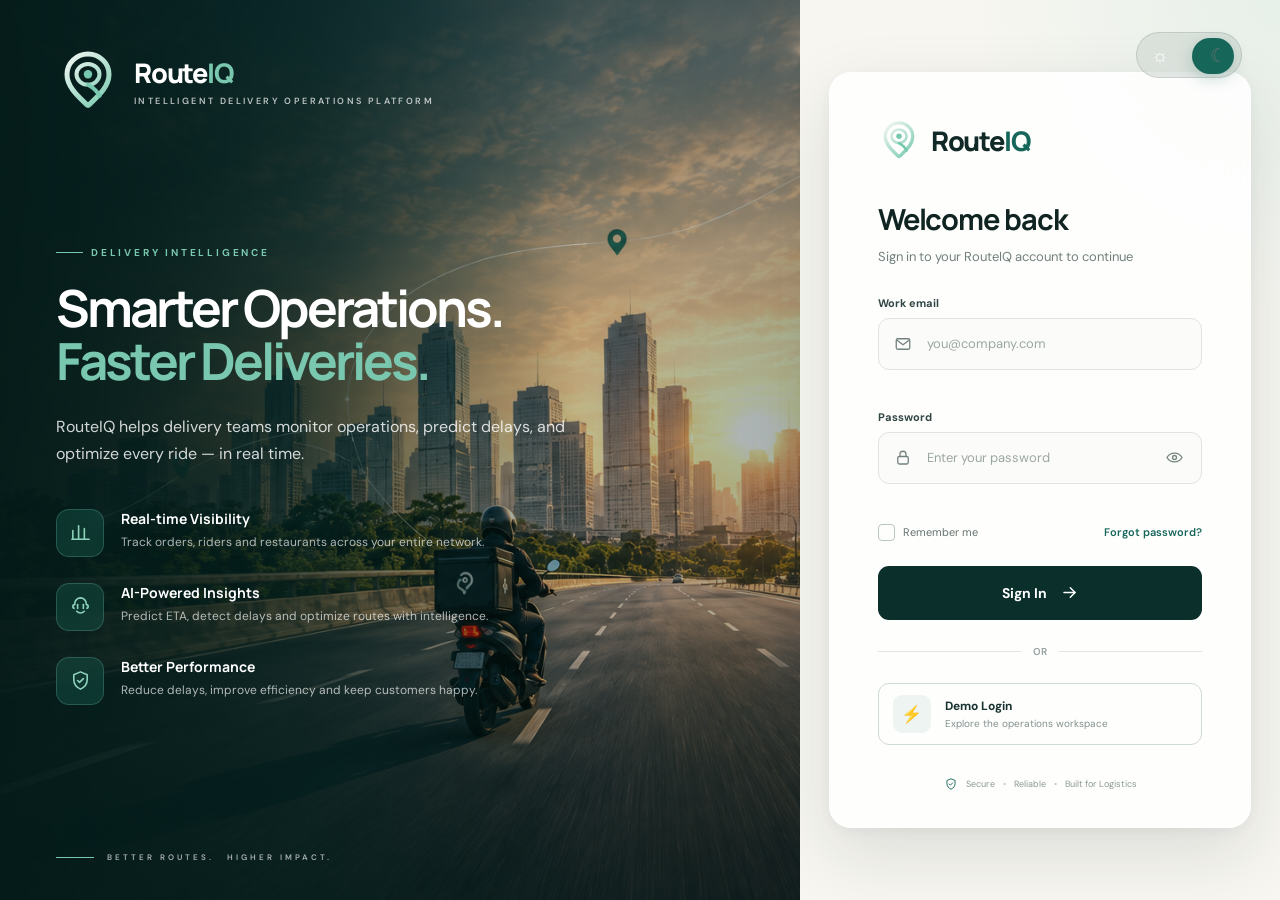
<file: ROUTEIQ/lōgin/index.html>
<!DOCTYPE html>
<html lang="en">
<head>
    <meta charset="UTF-8">

    <meta
        name="viewport"
        content="width=device-width, initial-scale=1.0"
    >

    <title>RouteIQ — Intelligent Delivery Operations</title>

    <link rel="preconnect" href="https://fonts.googleapis.com">
    <link rel="preconnect" href="https://fonts.gstatic.com" crossorigin>

    <link
        href="https://fonts.googleapis.com/css2?family=DM+Sans:wght@400;500;600;700&family=Manrope:wght@500;600;700;800&display=swap"
        rel="stylesheet"
    >   

    <link
        rel="stylesheet"
        href="login.css"
    >
</head>

<body>

    <main class="login-page">

        <!-- =========================================
             LEFT VISUAL SECTION
        ========================================== -->

        <section class="visual-section">

            <!-- BACKGROUND IMAGE -->
            <img
                src="assets/routeiq-bg.png"
                alt="RouteIQ delivery operations"
                class="background-image"
            >

            <!-- DARK OVERLAY -->
            <div class="image-overlay"></div>


            <!-- TOP BRAND -->
            <div class="brand-area">

                <a href="#" class="brand">

                    <img
                        src="../routeiq-logo.svg" alt="RouteIQ" class="routeiq-logo">

                    <div class="brand-text">
                        <span class="brand-name">
                            Route<span>IQ</span>
                        </span>

                        <span class="brand-subtitle">
                            INTELLIGENT DELIVERY OPERATIONS PLATFORM
                        </span>
                    </div>

                </a>

            </div>


            <!-- HERO CONTENT -->
            <div class="hero-content">

                <div class="eyebrow">
                    DELIVERY INTELLIGENCE
                </div>

                <h1>
                    Smarter Operations.
                    <br>
                    <span>Faster Deliveries.</span>
                </h1>

                <p class="hero-description">
                    RouteIQ helps delivery teams monitor operations,
                    predict delays, and optimize every ride —
                    in real time.
                </p>


                <!-- FEATURES -->

                <div class="features">

                    <!-- FEATURE 1 -->
                    <div class="feature">

                        <div class="feature-icon">
                            <svg viewBox="0 0 24 24" fill="none">
                                <path
                                    d="M4 19V10"
                                    stroke="currentColor"
                                    stroke-width="1.7"
                                    stroke-linecap="round"
                                />
                                <path
                                    d="M10 19V5"
                                    stroke="currentColor"
                                    stroke-width="1.7"
                                    stroke-linecap="round"
                                />
                                <path
                                    d="M16 19V8"
                                    stroke="currentColor"
                                    stroke-width="1.7"
                                    stroke-linecap="round"
                                />
                                <path
                                    d="M3 19H21"
                                    stroke="currentColor"
                                    stroke-width="1.7"
                                    stroke-linecap="round"
                                />
                            </svg>
                        </div>

                        <div>
                            <h3>Real-time Visibility</h3>

                            <p>
                                Track orders, riders and restaurants
                                across your entire network.
                            </p>
                        </div>

                    </div>


                    <!-- FEATURE 2 -->
                    <div class="feature">

                        <div class="feature-icon">

                            <svg viewBox="0 0 24 24" fill="none">
                                <path
                                    d="M12 3C8.7 3 6 5.7 6 9V10"
                                    stroke="currentColor"
                                    stroke-width="1.7"
                                    stroke-linecap="round"
                                />

                                <path
                                    d="M12 3C15.3 3 18 5.7 18 9V10"
                                    stroke="currentColor"
                                    stroke-width="1.7"
                                    stroke-linecap="round"
                                />

                                <path
                                    d="M6 10C4.9 10 4 10.9 4 12C4 13.1 4.9 14 6 14"
                                    stroke="currentColor"
                                    stroke-width="1.7"
                                />

                                <path
                                    d="M18 10C19.1 10 20 10.9 20 12C20 13.1 19.1 14 18 14"
                                    stroke="currentColor"
                                    stroke-width="1.7"
                                />

                                <path
                                    d="M9 10V14"
                                    stroke="currentColor"
                                    stroke-width="1.7"
                                    stroke-linecap="round"
                                />

                                <path
                                    d="M15 10V14"
                                    stroke="currentColor"
                                    stroke-width="1.7"
                                    stroke-linecap="round"
                                />

                                <path
                                    d="M8 17C9.2 18.2 10.5 18.8 12 18.8C13.5 18.8 14.8 18.2 16 17"
                                    stroke="currentColor"
                                    stroke-width="1.7"
                                    stroke-linecap="round"
                                />
                            </svg>

                        </div>

                        <div>
                            <h3>AI-Powered Insights</h3>

                            <p>
                                Predict ETA, detect delays and
                                optimize routes with intelligence.
                            </p>
                        </div>

                    </div>


                    <!-- FEATURE 3 -->
                    <div class="feature">

                        <div class="feature-icon">

                            <svg viewBox="0 0 24 24" fill="none">
                                <path
                                    d="M12 3L19 6V11C19 15.5 16.2 19.1 12 21C7.8 19.1 5 15.5 5 11V6L12 3Z"
                                    stroke="currentColor"
                                    stroke-width="1.7"
                                    stroke-linejoin="round"
                                />

                                <path
                                    d="M9 12L11 14L15 10"
                                    stroke="currentColor"
                                    stroke-width="1.7"
                                    stroke-linecap="round"
                                    stroke-linejoin="round"
                                />
                            </svg>

                        </div>

                        <div>
                            <h3>Better Performance</h3>

                            <p>
                                Reduce delays, improve efficiency
                                and keep customers happy.
                            </p>
                        </div>

                    </div>

                </div>

            </div>


            <!-- BOTTOM LABEL -->

            <div class="visual-footer">

                <span class="footer-line"></span>

                <span>
                    BETTER ROUTES.
                </span>

                <span>
                    HIGHER IMPACT.
                </span>

            </div>

        </section>


        <!-- =========================================
             LOGIN SECTION
        ========================================== -->

        <section class="login-section">

            <!-- THEME TOGGLE -->

            <div class="theme-switch">

                <button
                    type="button"
                    class="theme-button active"
                    data-theme="light"
                    aria-label="Light mode"
                >
                    ☼
                </button>

                <button
                    type="button"
                    class="theme-button"
                    data-theme="dark"
                    aria-label="Dark mode"
                >
                    ☾
                </button>

                <span class="toggle-slider"></span>

            </div>


            <!-- LOGIN CARD -->

            <div class="login-card">

                <!-- CARD LOGO -->

                <div class="login-brand">

                    <img
                     src="../routeiq-logo.svg" alt="RouteIQ" class="routeiq-logo">

                    <span>
                        Route<span>IQ</span>
                    </span>

                </div>


                <!-- HEADING -->

                <div class="login-heading">

                    <h2>
                        Welcome back
                    </h2>

                    <p>
                        Sign in to your RouteIQ account to continue
                    </p>

                </div>


                <!-- FORM -->

                <form
                    id="loginForm"
                    novalidate
                >

                    <!-- EMAIL -->

                    <div class="input-group">

                        <label for="email">
                            Work email
                        </label>

                        <div class="input-wrapper">

                            <svg viewBox="0 0 24 24" fill="none">
                                <rect
                                    x="3"
                                    y="5"
                                    width="18"
                                    height="14"
                                    rx="2"
                                    stroke="currentColor"
                                    stroke-width="1.7"
                                />

                                <path
                                    d="M4 7L12 13L20 7"
                                    stroke="currentColor"
                                    stroke-width="1.7"
                                    stroke-linecap="round"
                                    stroke-linejoin="round"
                                />
                            </svg>

                            <input
                                type="email"
                                id="email"
                                placeholder="you@company.com"
                                autocomplete="email"
                            >

                        </div>

                        <small
                            class="error-message"
                            id="emailError"
                        ></small>

                    </div>


                    <!-- PASSWORD -->

                    <div class="input-group">

                        <div class="label-row">

                            <label for="password">
                                Password
                            </label>

                        </div>

                        <div class="input-wrapper">

                            <svg viewBox="0 0 24 24" fill="none">

                                <rect
                                    x="5"
                                    y="10"
                                    width="14"
                                    height="10"
                                    rx="2"
                                    stroke="currentColor"
                                    stroke-width="1.7"
                                />

                                <path
                                    d="M8 10V7C8 4.8 9.8 3 12 3C14.2 3 16 4.8 16 7V10"
                                    stroke="currentColor"
                                    stroke-width="1.7"
                                />

                            </svg>

                            <input
                                type="password"
                                id="password"
                                placeholder="Enter your password"
                                autocomplete="current-password"
                            >

                            <button
                                type="button"
                                class="password-toggle"
                                id="passwordToggle"
                                aria-label="Show password"
                            >

                                <svg
                                    id="eyeOpen"
                                    viewBox="0 0 24 24"
                                    fill="none"
                                >
                                    <path
                                        d="M2.5 12C4.5 8.5 8 6.5 12 6.5C16 6.5 19.5 8.5 21.5 12C19.5 15.5 16 17.5 12 17.5C8 17.5 4.5 15.5 2.5 12Z"
                                        stroke="currentColor"
                                        stroke-width="1.7"
                                    />

                                    <circle
                                        cx="12"
                                        cy="12"
                                        r="2.5"
                                        stroke="currentColor"
                                        stroke-width="1.7"
                                    />
                                </svg>

                                <svg
                                    id="eyeClosed"
                                    viewBox="0 0 24 24"
                                    fill="none"
                                    class="hidden"
                                >
                                    <path
                                        d="M3 3L21 21"
                                        stroke="currentColor"
                                        stroke-width="1.7"
                                        stroke-linecap="round"
                                    />

                                    <path
                                        d="M10.6 6.7C11.05 6.57 11.52 6.5 12 6.5C16 6.5 19.5 8.5 21.5 12C20.75 13.3 19.8 14.4 18.7 15.25"
                                        stroke="currentColor"
                                        stroke-width="1.7"
                                    />

                                    <path
                                        d="M6.3 8.15C4.75 9.1 3.45 10.4 2.5 12C4.5 15.5 8 17.5 12 17.5C13.25 17.5 14.45 17.3 15.55 16.9"
                                        stroke="currentColor"
                                        stroke-width="1.7"
                                    />

                                </svg>

                            </button>

                        </div>

                        <small
                            class="error-message"
                            id="passwordError"
                        ></small>

                    </div>


                    <!-- OPTIONS -->

                    <div class="form-options">

                        <label class="remember">

                            <input
                                type="checkbox"
                                id="remember"
                            >

                            <span class="custom-checkbox"></span>

                            <span>
                                Remember me
                            </span>

                        </label>

                        <a
                            href="#"
                            class="forgot-link"
                            id="forgotPassword"
                        >
                            Forgot password?
                        </a>

                    </div>


                    <!-- SIGN IN -->

                    <button
                        type="submit"
                        class="sign-in-button"
                        id="signInButton"
                    >

                        <span>
                            Sign In
                        </span>

                        <svg viewBox="0 0 24 24" fill="none">
                            <path
                                d="M5 12H19"
                                stroke="currentColor"
                                stroke-width="1.8"
                                stroke-linecap="round"
                            />

                            <path
                                d="M13 6L19 12L13 18"
                                stroke="currentColor"
                                stroke-width="1.8"
                                stroke-linecap="round"
                                stroke-linejoin="round"
                            />
                        </svg>

                    </button>


                    <!-- DIVIDER -->

                    <div class="divider">

                        <span></span>

                        <p>OR</p>

                        <span></span>

                    </div>


                    <!-- DEMO LOGIN -->

                    <button
                        type="button"
                        class="demo-button"
                        id="demoLogin"
                    >

                        <div class="demo-icon">
                            ⚡
                        </div>

                        <div class="demo-text">

                            <strong>
                                Demo Login
                            </strong>

                            <span>
                                Explore the operations workspace
                            </span>

                        </div>

                    </button>

                </form>


                <!-- SECURITY -->

                <div class="security-note">

                    <svg viewBox="0 0 24 24" fill="none">

                        <path
                            d="M12 3L19 6V11C19 15.5 16.2 19.1 12 21C7.8 19.1 5 15.5 5 11V6L12 3Z"
                            stroke="currentColor"
                            stroke-width="1.6"
                            stroke-linejoin="round"
                        />

                        <path
                            d="M9 12L11 14L15 10"
                            stroke="currentColor"
                            stroke-width="1.6"
                            stroke-linecap="round"
                            stroke-linejoin="round"
                        />

                    </svg>

                    <span>
                        Secure
                    </span>

                    <i>•</i>

                    <span>
                        Reliable
                    </span>

                    <i>•</i>

                    <span>
                        Built for Logistics
                    </span>

                </div>

            </div>

        </section>

    </main>


    <script src="login.js"></script>

</body>
</html>
</file>
<file: ROUTEIQ/lōgin/login.css>
/* ============================================
   ROUTEIQ LOGIN
   ============================================ */

:root {
    --green-dark: #0b302b;
    --green: #17665a;
    --green-light: #79c7ae;

    --cream: #f7f6f1;
    --white: #ffffff;

    --text: #102523;
    --muted: #71807d;

    --border: #dfe5e1;

    --danger: #c85c50;

    --transition: 0.35s cubic-bezier(.4, 0, .2, 1);
}


/* ============================================
   RESET
   ============================================ */

* {
    margin: 0;
    padding: 0;
    box-sizing: border-box;
}

html {
    scroll-behavior: smooth;
}

body {
    font-family: "DM Sans", sans-serif;
    background: var(--cream);
    color: var(--text);
    min-height: 100vh;
}

button,
input {
    font: inherit;
}

button {
    cursor: pointer;
}

a {
    text-decoration: none;
    color: inherit;
}


/* ============================================
   MAIN
   ============================================ */

.login-page {
    width: 100%;
    min-height: 100vh;

    display: grid;
    grid-template-columns: 1.25fr 0.75fr;

    overflow: hidden;

    background: var(--cream);
}


/* ============================================
   LEFT VISUAL
   ============================================ */

.visual-section {
    position: relative;
    min-height: 100vh;

    overflow: hidden;

    color: white;
}


/* BACKGROUND IMAGE */

.background-image {
    position: absolute;

    inset: 0;

    width: 100%;
    height: 100%;

    object-fit: cover;
    object-position: center;

    z-index: 0;

    transform: scale(1.01);
}


/* OVERLAY */

.image-overlay {
    position: absolute;

    inset: 0;

    z-index: 1;

    background:
        linear-gradient(
            90deg,
            rgba(4, 27, 25, 0.92) 0%,
            rgba(5, 32, 29, 0.72) 38%,
            rgba(7, 36, 32, 0.25) 72%,
            rgba(5, 26, 24, 0.35) 100%
        );
}


/* ============================================
   BRAND
   ============================================ */

.brand-area {
    position: relative;

    z-index: 3;

    padding: 48px 7%;
}

.brand {
    display: inline-flex;

    align-items: center;

    gap: 14px;
}

.brand-logo {
    width: 48px;
    height: 48px;

    object-fit: contain;
}

.brand-text {
    display: flex;

    flex-direction: column;

    gap: 4px;
}

.brand-name {
    font-family: "Manrope", sans-serif;

    font-size: 27px;

    font-weight: 800;

    letter-spacing: -1.2px;
}

.brand-name span {
    color: var(--green-light);
}

.brand-subtitle {
    font-size: 9px;

    letter-spacing: 2.4px;

    color: rgba(255,255,255,.72);

    font-weight: 600;
}


/* ============================================
   HERO
   ============================================ */

.hero-content {
    position: relative;

    z-index: 3;

    width: min(620px, 80%);

    margin-left: 7%;

    margin-top: 8vh;
}

.eyebrow {
    display: inline-flex;

    align-items: center;

    gap: 8px;

    font-size: 10px;

    font-weight: 700;

    letter-spacing: 2.8px;

    color: var(--green-light);

    margin-bottom: 22px;
}

.eyebrow::before {
    content: "";

    width: 27px;
    height: 1px;

    background: var(--green-light);
}

.hero-content h1 {
    font-family: "Manrope", sans-serif;

    font-size: clamp(42px, 4vw, 68px);

    line-height: 1.04;

    letter-spacing: -3px;

    font-weight: 700;

    margin-bottom: 25px;
}

.hero-content h1 span {
    color: var(--green-light);
}

.hero-description {
    max-width: 510px;

    color: rgba(255,255,255,.82);

    font-size: 16px;

    line-height: 1.7;

    margin-bottom: 42px;
}


/* ============================================
   FEATURES
   ============================================ */

.features {
    display: flex;

    flex-direction: column;

    gap: 26px;
}

.feature {
    display: flex;

    align-items: flex-start;

    gap: 17px;

    max-width: 440px;
}

.feature-icon {
    flex-shrink: 0;

    width: 48px;
    height: 48px;

    display: grid;

    place-items: center;

    border-radius: 13px;

    color: #8dd1ba;

    background: rgba(30, 108, 93, .32);

    border: 1px solid rgba(126, 203, 180, .25);

    backdrop-filter: blur(8px);
}

.feature-icon svg {
    width: 23px;
    height: 23px;
}

.feature h3 {
    font-family: "Manrope", sans-serif;

    font-size: 14px;

    font-weight: 700;

    margin-bottom: 5px;
}

.feature p {
    font-size: 12px;

    line-height: 1.6;

    color: rgba(255,255,255,.68);
}


/* ============================================
   FOOTER
   ============================================ */

.visual-footer {
    position: absolute;

    z-index: 3;

    left: 7%;
    bottom: 38px;

    display: flex;

    align-items: center;

    gap: 13px;

    font-size: 8px;

    letter-spacing: 3px;

    color: rgba(255,255,255,.65);

    font-weight: 600;
}

.footer-line {
    width: 38px;
    height: 1px;

    background: var(--green-light);
}


/* ============================================
   RIGHT LOGIN SECTION
   ============================================ */

.login-section {
    position: relative;

    min-height: 100vh;

    display: flex;

    justify-content: center;

    align-items: center;

    padding: 50px 6%;

    background:
        radial-gradient(
            circle at 100% 0%,
            rgba(121,199,174,.13),
            transparent 30%
        ),
        var(--cream);

    transition: background var(--transition);
}


/* ============================================
   THEME SWITCH
   ============================================ */

.theme-switch {
    position: absolute;

    top: 32px;
    right: 38px;

    width: 106px;
    height: 46px;

    padding: 5px;

    display: flex;

    align-items: center;

    justify-content: space-between;

    border-radius: 30px;

    background: rgba(17, 45, 41, .08);

    border: 1px solid rgba(17,45,41,.12);

    backdrop-filter: blur(12px);

    z-index: 10;
}

.theme-button {
    position: relative;

    z-index: 3;

    width: 36px;
    height: 36px;

    border: none;

    background: transparent;

    border-radius: 50%;

    color: #60716d;

    font-size: 19px;

    display: grid;

    place-items: center;

    transition: color var(--transition);
}

.theme-button.active {
    color: white;
}

.toggle-slider {
    position: absolute;

    top: 5px;
    left: 55px;

    width: 42px;
    height: 36px;

    border-radius: 22px;

    background: var(--green);

    transition: left var(--transition);

    box-shadow: 0 5px 15px rgba(23,102,90,.22);
}


/* ============================================
   LOGIN CARD
   ============================================ */

.login-card {
    width: min(100%, 475px);

    padding: 46px 48px 36px;

    background: rgba(255,255,255,.84);

    border: 1px solid rgba(255,255,255,.9);

    border-radius: 22px;

    box-shadow:
        0 25px 70px rgba(22,43,39,.12),
        0 4px 16px rgba(22,43,39,.05);

    backdrop-filter: blur(18px);

    transition:
        background var(--transition),
        box-shadow var(--transition),
        border var(--transition);
}


/* ============================================
   LOGIN BRAND
   ============================================ */

.login-brand {
    display: flex;

    align-items: center;

    gap: 11px;

    margin-bottom: 38px;
}

.login-brand img {
    width: 42px;
    height: 42px;
}

.login-brand span {
    font-family: "Manrope", sans-serif;

    font-size: 27px;

    font-weight: 800;

    letter-spacing: -1.2px;

    color: #112a27;
}

.login-brand span span {
    color: var(--green);
}


/* ============================================
   HEADING
   ============================================ */

.login-heading {
    margin-bottom: 29px;
}

.login-heading h2 {
    font-family: "Manrope", sans-serif;

    font-size: 29px;

    letter-spacing: -1.1px;

    font-weight: 700;

    margin-bottom: 8px;

    color: #102522;
}

.login-heading p {
    color: var(--muted);

    font-size: 13px;

    line-height: 1.5;
}


/* ============================================
   INPUT
   ============================================ */

.input-group {
    margin-bottom: 20px;
}

.input-group label {
    display: block;

    font-size: 11px;

    font-weight: 700;

    color: #324744;

    margin-bottom: 8px;
}

.input-wrapper {
    position: relative;

    display: flex;

    align-items: center;
}

.input-wrapper > svg {
    position: absolute;

    left: 16px;

    width: 18px;
    height: 18px;

    color: #73817e;

    pointer-events: none;
}

.input-wrapper input {
    width: 100%;

    height: 52px;

    padding: 0 48px;

    border: 1px solid var(--border);

    border-radius: 11px;

    outline: none;

    color: #152c29;

    background: #fbfcfa;

    font-size: 13px;

    transition:
        border var(--transition),
        box-shadow var(--transition),
        background var(--transition);
}

.input-wrapper input::placeholder {
    color: #9ba6a3;
}

.input-wrapper input:focus {
    border-color: var(--green);

    box-shadow:
        0 0 0 4px rgba(23,102,90,.09);

    background: white;
}


/* PASSWORD */

.password-toggle {
    position: absolute;

    right: 14px;

    width: 28px;
    height: 28px;

    display: grid;

    place-items: center;

    border: none;

    background: transparent;

    color: #788681;
}

.password-toggle svg {
    width: 19px;
    height: 19px;
}

.hidden {
    display: none;
}


/* ============================================
   ERROR
   ============================================ */

.error-message {
    display: block;

    min-height: 15px;

    margin-top: 5px;

    font-size: 10px;

    color: var(--danger);
}


/* ============================================
   OPTIONS
   ============================================ */

.form-options {
    display: flex;

    align-items: center;

    justify-content: space-between;

    margin: 2px 0 25px;
}

.remember {
    display: flex;

    align-items: center;

    gap: 8px;

    cursor: pointer;

    font-size: 11px;

    color: #64736f;
}

.remember input {
    display: none;
}

.custom-checkbox {
    width: 17px;
    height: 17px;

    border: 1px solid #b8c5c0;

    border-radius: 4px;

    position: relative;

    transition: all .2s ease;
}

.remember input:checked + .custom-checkbox {
    background: var(--green);

    border-color: var(--green);
}

.remember input:checked + .custom-checkbox::after {
    content: "✓";

    position: absolute;

    left: 3px;
    top: -1px;

    color: white;

    font-size: 12px;

    font-weight: 700;
}

.forgot-link {
    color: var(--green);

    font-size: 11px;

    font-weight: 600;
}

.forgot-link:hover {
    text-decoration: underline;
}


/* ============================================
   SIGN IN
   ============================================ */

.sign-in-button {
    width: 100%;

    height: 54px;

    border: none;

    border-radius: 11px;

    background: var(--green-dark);

    color: white;

    display: flex;

    align-items: center;

    justify-content: center;

    gap: 13px;

    font-size: 14px;

    font-weight: 700;

    transition:
        transform .2s ease,
        box-shadow .2s ease,
        background .2s ease;
}

.sign-in-button svg {
    width: 19px;
}

.sign-in-button:hover {
    transform: translateY(-1px);

    background: #0d443b;

    box-shadow:
        0 10px 25px rgba(11,48,43,.18);
}

.sign-in-button:active {
    transform: translateY(0);
}


/* ============================================
   DIVIDER
   ============================================ */

.divider {
    display: flex;

    align-items: center;

    gap: 12px;

    margin: 25px 0;
}

.divider span {
    flex: 1;

    height: 1px;

    background: #e2e7e4;
}

.divider p {
    color: #96a09e;

    font-size: 10px;

    font-weight: 600;
}


/* ============================================
   DEMO
   ============================================ */

.demo-button {
    width: 100%;

    min-height: 62px;

    display: flex;

    align-items: center;

    gap: 14px;

    text-align: left;

    padding: 10px 14px;

    border-radius: 11px;

    border: 1px solid #cfd9d5;

    background: transparent;

    color: #18332f;

    transition:
        border var(--transition),
        background var(--transition),
        transform .2s ease;
}

.demo-button:hover {
    background: rgba(23,102,90,.045);

    border-color: #9db8b0;

    transform: translateY(-1px);
}

.demo-icon {
    width: 38px;
    height: 38px;

    flex-shrink: 0;

    display: grid;

    place-items: center;

    border-radius: 9px;

    background: #edf4f1;

    color: var(--green);

    font-size: 17px;
}

.demo-text {
    display: flex;

    flex-direction: column;

    gap: 3px;
}

.demo-text strong {
    font-size: 12px;

    font-weight: 700;
}

.demo-text span {
    font-size: 10px;

    color: #82908c;
}


/* ============================================
   SECURITY
   ============================================ */

.security-note {
    display: flex;

    justify-content: center;

    align-items: center;

    gap: 8px;

    margin-top: 32px;

    color: #8b9794;

    font-size: 9px;
}

.security-note svg {
    width: 14px;
    height: 14px;

    color: var(--green);
}

.security-note i {
    font-style: normal;

    color: #c0c8c5;
}


/* ============================================
   DARK MODE
   ============================================ */

body.dark-mode {
    --cream: #0c1917;

    --text: #edf4f1;

    --muted: #91a29d;

    --border: #263c38;
}

body.dark-mode .login-section {
    background:
        radial-gradient(
            circle at 100% 0%,
            rgba(121,199,174,.09),
            transparent 30%
        ),
        #0c1917;
}

body.dark-mode .login-card {
    background: rgba(19,39,35,.88);

    border-color: rgba(121,199,174,.1);

    box-shadow:
        0 25px 70px rgba(0,0,0,.3);
}

body.dark-mode .login-brand span,
body.dark-mode .login-heading h2 {
    color: #f0f6f3;
}

body.dark-mode .login-brand span span {
    color: var(--green-light);
}

body.dark-mode .login-heading p,
body.dark-mode .input-group label {
    color: #93a39f;
}

body.dark-mode .input-wrapper input {
    background: #102420;

    border-color: #2a413d;

    color: #f1f7f4;
}

body.dark-mode .input-wrapper input:focus {
    background: #122a25;
}

body.dark-mode .input-wrapper input::placeholder {
    color: #61716d;
}

body.dark-mode .form-options,
body.dark-mode .remember {
    color: #9aa9a5;
}

body.dark-mode .demo-button {
    border-color: #304741;

    color: #e5efeb;
}

body.dark-mode .demo-button:hover {
    background: rgba(121,199,174,.06);
}

body.dark-mode .demo-icon {
    background: rgba(121,199,174,.1);
}

body.dark-mode .divider span {
    background: #293d39;
}

body.dark-mode .theme-switch {
    background: rgba(255,255,255,.08);

    border-color: rgba(255,255,255,.12);
}

body.dark-mode .toggle-slider {
    left: 5px;
}


/* ============================================
   RESPONSIVE
   ============================================ */

@media (max-width: 1100px) {

    .login-page {
        grid-template-columns: 1fr;
    }

    .visual-section {
        display: none;
    }

    .login-section {
        min-height: 100vh;
    }

    .login-card {
        width: min(480px, 100%);
    }
}


@media (max-width: 600px) {

    .login-section {
        padding: 30px 20px;
    }

    .theme-switch {
        top: 18px;
        right: 20px;
    }

    .login-card {
        padding: 35px 25px 28px;

        border-radius: 18px;
    }

    .login-brand {
        margin-bottom: 30px;
    }

    .login-heading h2 {
        font-size: 25px;
    }

    .login-heading p {
        font-size: 12px;
    }
}


@media (max-height: 800px) and (min-width: 1101px) {

    .brand-area {
        padding-top: 28px;
    }

    .hero-content {
        margin-top: 3vh;
    }

    .hero-content h1 {
        font-size: 50px;
    }

    .hero-description {
        margin-bottom: 25px;
    }

    .features {
        gap: 15px;
    }

    .feature-icon {
        width: 42px;
        height: 42px;
    }

    .visual-footer {
        bottom: 20px;
    }
}
</file>
